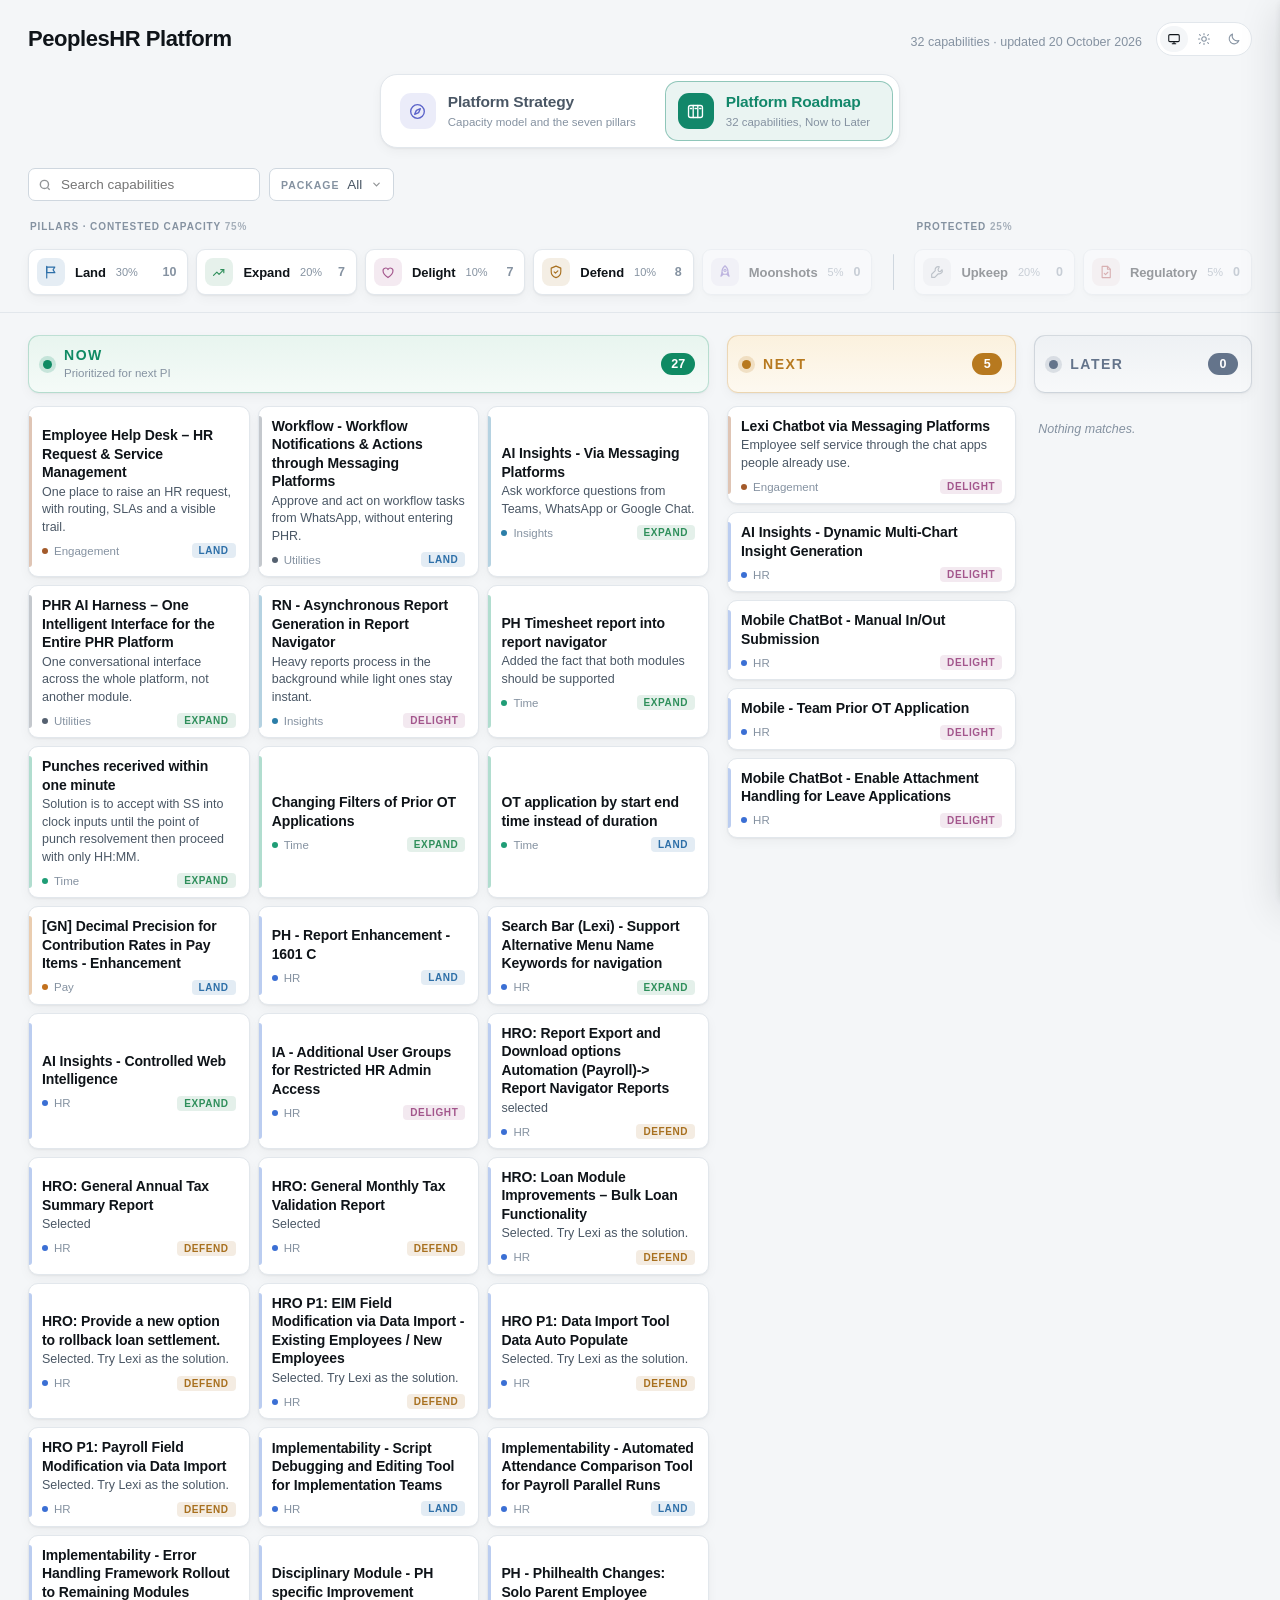
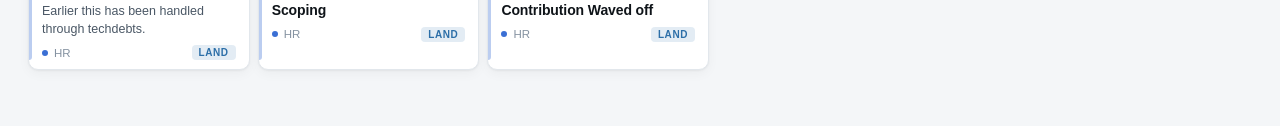
<file: index.html>
<!doctype html>
<html lang="en">
<head>
<meta charset="utf-8">
<meta name="viewport" content="width=device-width,initial-scale=1">
<title>PeoplesHR Platform</title>
<meta name="description" content="PeoplesHR platform strategy and product roadmap.">
<meta name="robots" content="index,follow">
<meta property="og:title" content="PeoplesHR Platform">
<meta property="og:description" content="PeoplesHR platform strategy and product roadmap.">
<meta property="og:type" content="website">
<link rel="icon" href="data:image/svg+xml,%3Csvg xmlns='http://www.w3.org/2000/svg' viewBox='0 0 32 32'%3E%3Crect width='32' height='32' rx='7' fill='%230f8a63'/%3E%3Cpath d='M9 22V10h5.2a3.9 3.9 0 0 1 0 7.8H12V22z' fill='%23fff'/%3E%3C/svg%3E">
<link rel="stylesheet" href="styles.css">
<script>/* applied before first paint so the page never flashes the wrong theme */
try{var t=localStorage.getItem("phr-theme");
if(t==="light"||t==="dark")document.documentElement.setAttribute("data-theme",t);}catch(e){}</script>
</head>
<body>

<div class="wrap">
  <header class="top">
    <div class="titlerow">
      <h1 id="ttl"></h1>
      <span class="stamp" id="stamp"></span>
      <div class="themesw" role="group" aria-label="Colour theme">
        <button type="button" data-theme-set="system" aria-pressed="false" title="Match my device"><svg viewBox="0 0 24 24" width="14" height="14" aria-hidden="true" fill="none" stroke="currentColor" stroke-width="1.8" stroke-linecap="round" stroke-linejoin="round"><rect x="3" y="4.5" width="18" height="12" rx="2"/><path d="M9 20.2h6M12 16.5v3.7"/></svg></button>
        <button type="button" data-theme-set="light" aria-pressed="false" title="Light"><svg viewBox="0 0 24 24" width="14" height="14" aria-hidden="true" fill="none" stroke="currentColor" stroke-width="1.8" stroke-linecap="round" stroke-linejoin="round"><circle cx="12" cy="12" r="3.9"/><path d="M12 2.6v2.1M12 19.3v2.1M4.3 4.3l1.5 1.5M18.2 18.2l1.5 1.5M2.6 12h2.1M19.3 12h2.1M4.3 19.7l1.5-1.5M18.2 5.8l1.5-1.5"/></svg></button>
        <button type="button" data-theme-set="dark" aria-pressed="false" title="Dark"><svg viewBox="0 0 24 24" width="14" height="14" aria-hidden="true" fill="none" stroke="currentColor" stroke-width="1.8" stroke-linecap="round" stroke-linejoin="round"><path d="M20.4 14.6A8.6 8.6 0 0 1 9.4 3.6a8.6 8.6 0 1 0 11 11z"/></svg></button>
      </div>
    </div>
    <div class="tabsrow"><div class="tabs" role="tablist" id="tabs"></div></div>
    <div class="controls" id="rmControls">
      <div class="search">
        <svg width="14" height="14" viewBox="0 0 24 24" fill="none" stroke="currentColor" stroke-width="2.4"><circle cx="11" cy="11" r="7"/><path d="M20 20l-3.5-3.5"/></svg>
        <input id="q" type="search" placeholder="Search capabilities" autocomplete="off">
      </div>
      <div class="filt" id="fPkg"></div>
      <span class="count" id="count"></span>
      <button class="reset" id="reset" hidden>Clear all</button>
    </div>
    <div class="pillars" id="pillars"></div>
  </header>

  <main class="view doc" id="viewStrategy" role="tabpanel" aria-labelledby="tab-strategy" hidden></main>

  <main class="view" id="viewRoadmap" role="tabpanel" aria-labelledby="tab-roadmap">
    <div class="board" id="board"></div>
  </main>
</div>

<div class="scrim" id="scrim"></div>
<aside class="drawer" id="drawer" role="dialog" aria-modal="true" aria-labelledby="dttl">
  <div class="dhead">
    <div class="dtags">
      <span class="tag sec" id="dsec"></span>
      <span class="tag pkg" id="dpkg"></span>
      <span class="tag pil" id="dpil"></span>
      <button class="close" id="dedit" aria-label="Edit this capability" hidden>
        <svg width="16" height="16" viewBox="0 0 24 24" fill="none" stroke="currentColor" stroke-width="2" stroke-linecap="round" stroke-linejoin="round"><path d="M16.5 3.2a2.6 2.6 0 1 1 3.7 3.7L7.6 19.5 2.6 21l1.5-5z"/></svg>
      </button>
      <button class="close" id="close" aria-label="Close">
        <svg width="18" height="18" viewBox="0 0 24 24" fill="none" stroke="currentColor" stroke-width="2"><path d="M6 6l12 12M18 6L6 18"/></svg>
      </button>
    </div>
    <h2 id="dttl"></h2>
    <div class="dcap" id="dcap" hidden></div>
  </div>
  <div class="dbody" id="dbody"></div>
</aside>
<script src="app.js"></script>
</body>
</html>
</file>
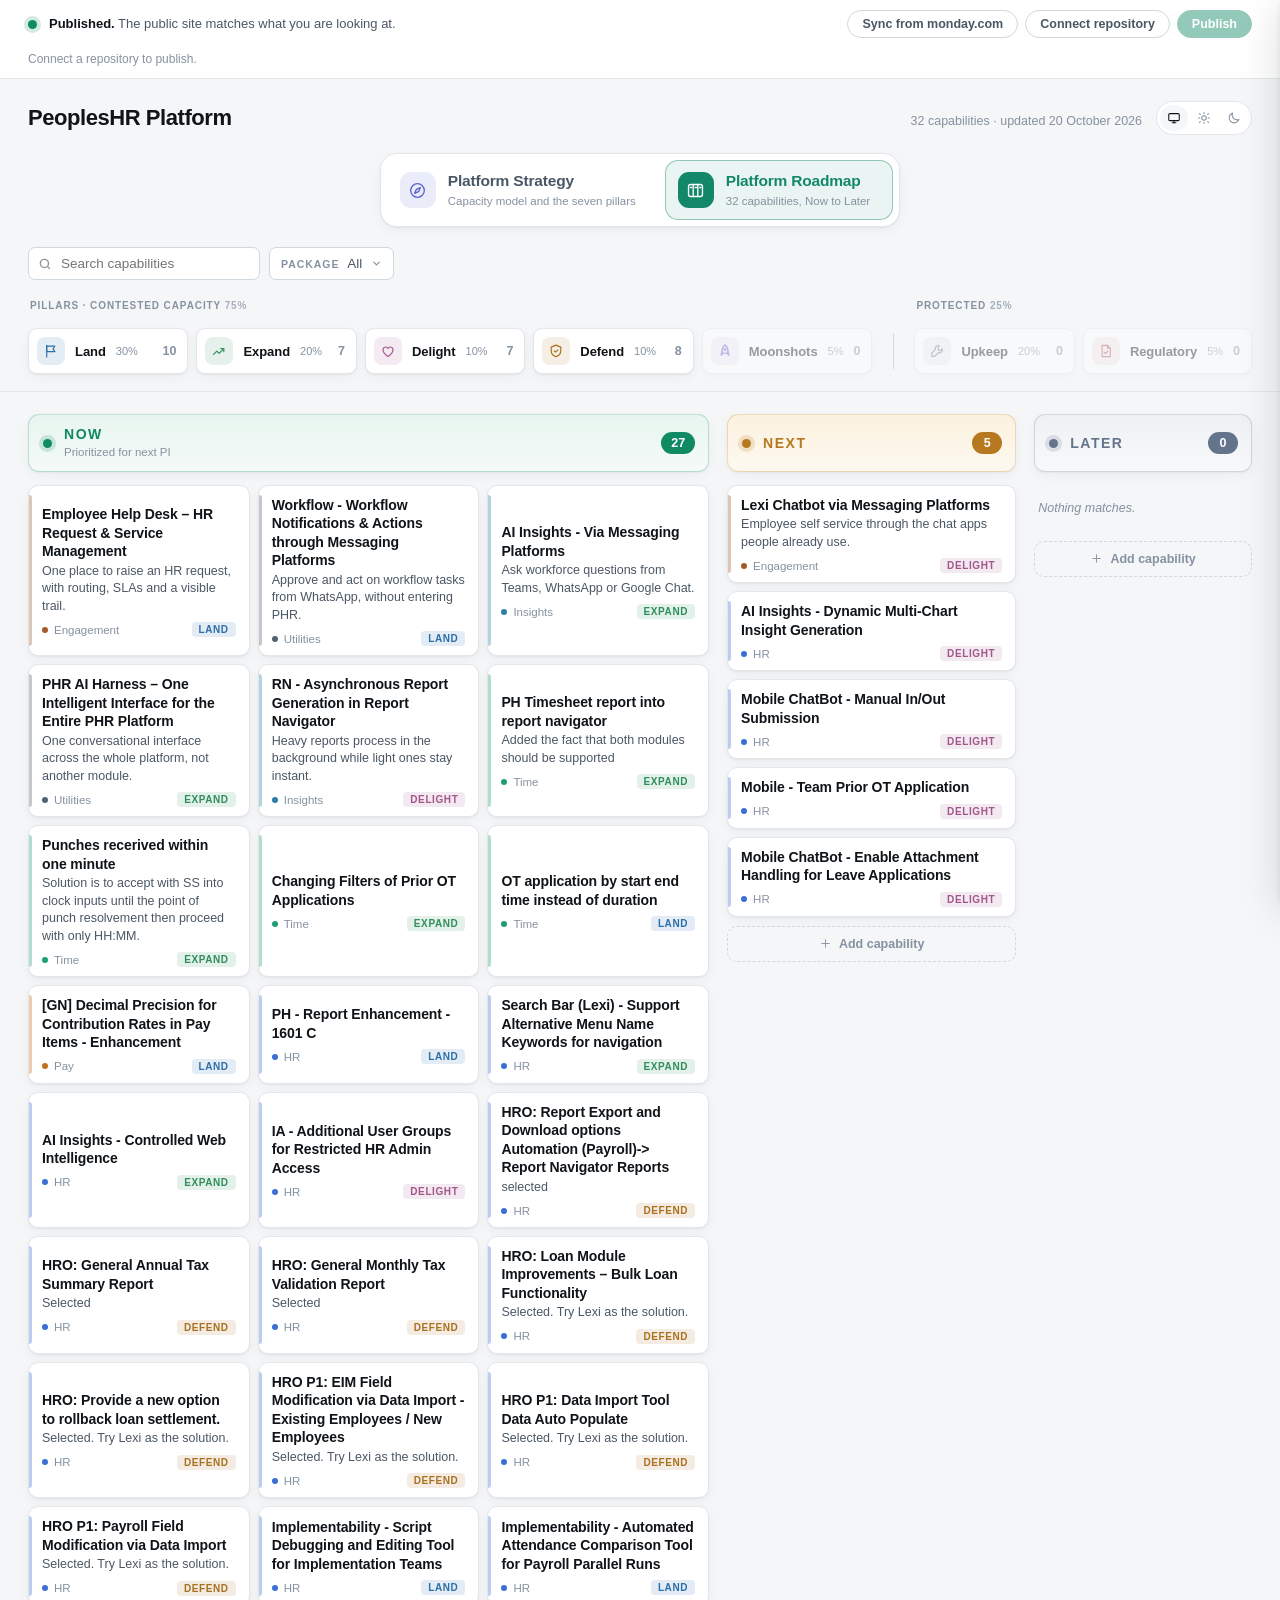
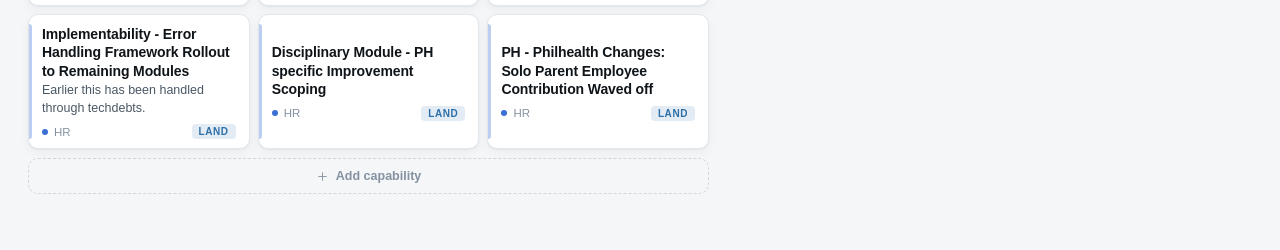
<file: editor.html>
<!doctype html>
<html lang="en">
<head>
<meta charset="utf-8">
<meta name="viewport" content="width=device-width,initial-scale=1">
<title>PeoplesHR Platform · Editor</title>
<meta name="description" content="PeoplesHR platform strategy and product roadmap.">
<meta name="robots" content="noindex,nofollow">
<meta property="og:title" content="PeoplesHR Platform · Editor">
<meta property="og:description" content="PeoplesHR platform strategy and product roadmap.">
<meta property="og:type" content="website">
<link rel="icon" href="data:image/svg+xml,%3Csvg xmlns='http://www.w3.org/2000/svg' viewBox='0 0 32 32'%3E%3Crect width='32' height='32' rx='7' fill='%230f8a63'/%3E%3Cpath d='M9 22V10h5.2a3.9 3.9 0 0 1 0 7.8H12V22z' fill='%23fff'/%3E%3C/svg%3E">
<link rel="stylesheet" href="styles.css">
<script>/* applied before first paint so the page never flashes the wrong theme */
try{var t=localStorage.getItem("phr-theme");
if(t==="light"||t==="dark")document.documentElement.setAttribute("data-theme",t);}catch(e){}</script>
</head>
<body>
<div id="pubbar" class="pubbar" hidden></div>

<div class="wrap">
  <header class="top">
    <div class="titlerow">
      <h1 id="ttl"></h1>
      <span class="stamp" id="stamp"></span>
      <div class="themesw" role="group" aria-label="Colour theme">
        <button type="button" data-theme-set="system" aria-pressed="false" title="Match my device"><svg viewBox="0 0 24 24" width="14" height="14" aria-hidden="true" fill="none" stroke="currentColor" stroke-width="1.8" stroke-linecap="round" stroke-linejoin="round"><rect x="3" y="4.5" width="18" height="12" rx="2"/><path d="M9 20.2h6M12 16.5v3.7"/></svg></button>
        <button type="button" data-theme-set="light" aria-pressed="false" title="Light"><svg viewBox="0 0 24 24" width="14" height="14" aria-hidden="true" fill="none" stroke="currentColor" stroke-width="1.8" stroke-linecap="round" stroke-linejoin="round"><circle cx="12" cy="12" r="3.9"/><path d="M12 2.6v2.1M12 19.3v2.1M4.3 4.3l1.5 1.5M18.2 18.2l1.5 1.5M2.6 12h2.1M19.3 12h2.1M4.3 19.7l1.5-1.5M18.2 5.8l1.5-1.5"/></svg></button>
        <button type="button" data-theme-set="dark" aria-pressed="false" title="Dark"><svg viewBox="0 0 24 24" width="14" height="14" aria-hidden="true" fill="none" stroke="currentColor" stroke-width="1.8" stroke-linecap="round" stroke-linejoin="round"><path d="M20.4 14.6A8.6 8.6 0 0 1 9.4 3.6a8.6 8.6 0 1 0 11 11z"/></svg></button>
      </div>
    </div>
    <div class="tabsrow"><div class="tabs" role="tablist" id="tabs"></div></div>
    <div class="controls" id="rmControls">
      <div class="search">
        <svg width="14" height="14" viewBox="0 0 24 24" fill="none" stroke="currentColor" stroke-width="2.4"><circle cx="11" cy="11" r="7"/><path d="M20 20l-3.5-3.5"/></svg>
        <input id="q" type="search" placeholder="Search capabilities" autocomplete="off">
      </div>
      <div class="filt" id="fPkg"></div>
      <span class="count" id="count"></span>
      <button class="reset" id="reset" hidden>Clear all</button>
    </div>
    <div class="pillars" id="pillars"></div>
  </header>

  <main class="view doc" id="viewStrategy" role="tabpanel" aria-labelledby="tab-strategy" hidden></main>

  <main class="view" id="viewRoadmap" role="tabpanel" aria-labelledby="tab-roadmap">
    <div class="board" id="board"></div>
  </main>
</div>

<div class="scrim" id="scrim"></div>
<aside class="drawer" id="drawer" role="dialog" aria-modal="true" aria-labelledby="dttl">
  <div class="dhead">
    <div class="dtags">
      <span class="tag sec" id="dsec"></span>
      <span class="tag pkg" id="dpkg"></span>
      <span class="tag pil" id="dpil"></span>
      <button class="close" id="dedit" aria-label="Edit this capability" hidden>
        <svg width="16" height="16" viewBox="0 0 24 24" fill="none" stroke="currentColor" stroke-width="2" stroke-linecap="round" stroke-linejoin="round"><path d="M16.5 3.2a2.6 2.6 0 1 1 3.7 3.7L7.6 19.5 2.6 21l1.5-5z"/></svg>
      </button>
      <button class="close" id="close" aria-label="Close">
        <svg width="18" height="18" viewBox="0 0 24 24" fill="none" stroke="currentColor" stroke-width="2"><path d="M6 6l12 12M18 6L6 18"/></svg>
      </button>
    </div>
    <h2 id="dttl"></h2>
    <div class="dcap" id="dcap" hidden></div>
  </div>
  <div class="dbody" id="dbody"></div>
</aside>
<script>window.PHR_EDIT = true;</script>
<script src="app.js"></script>
<script src="edit.js"></script>
</body>
</html>
</file>
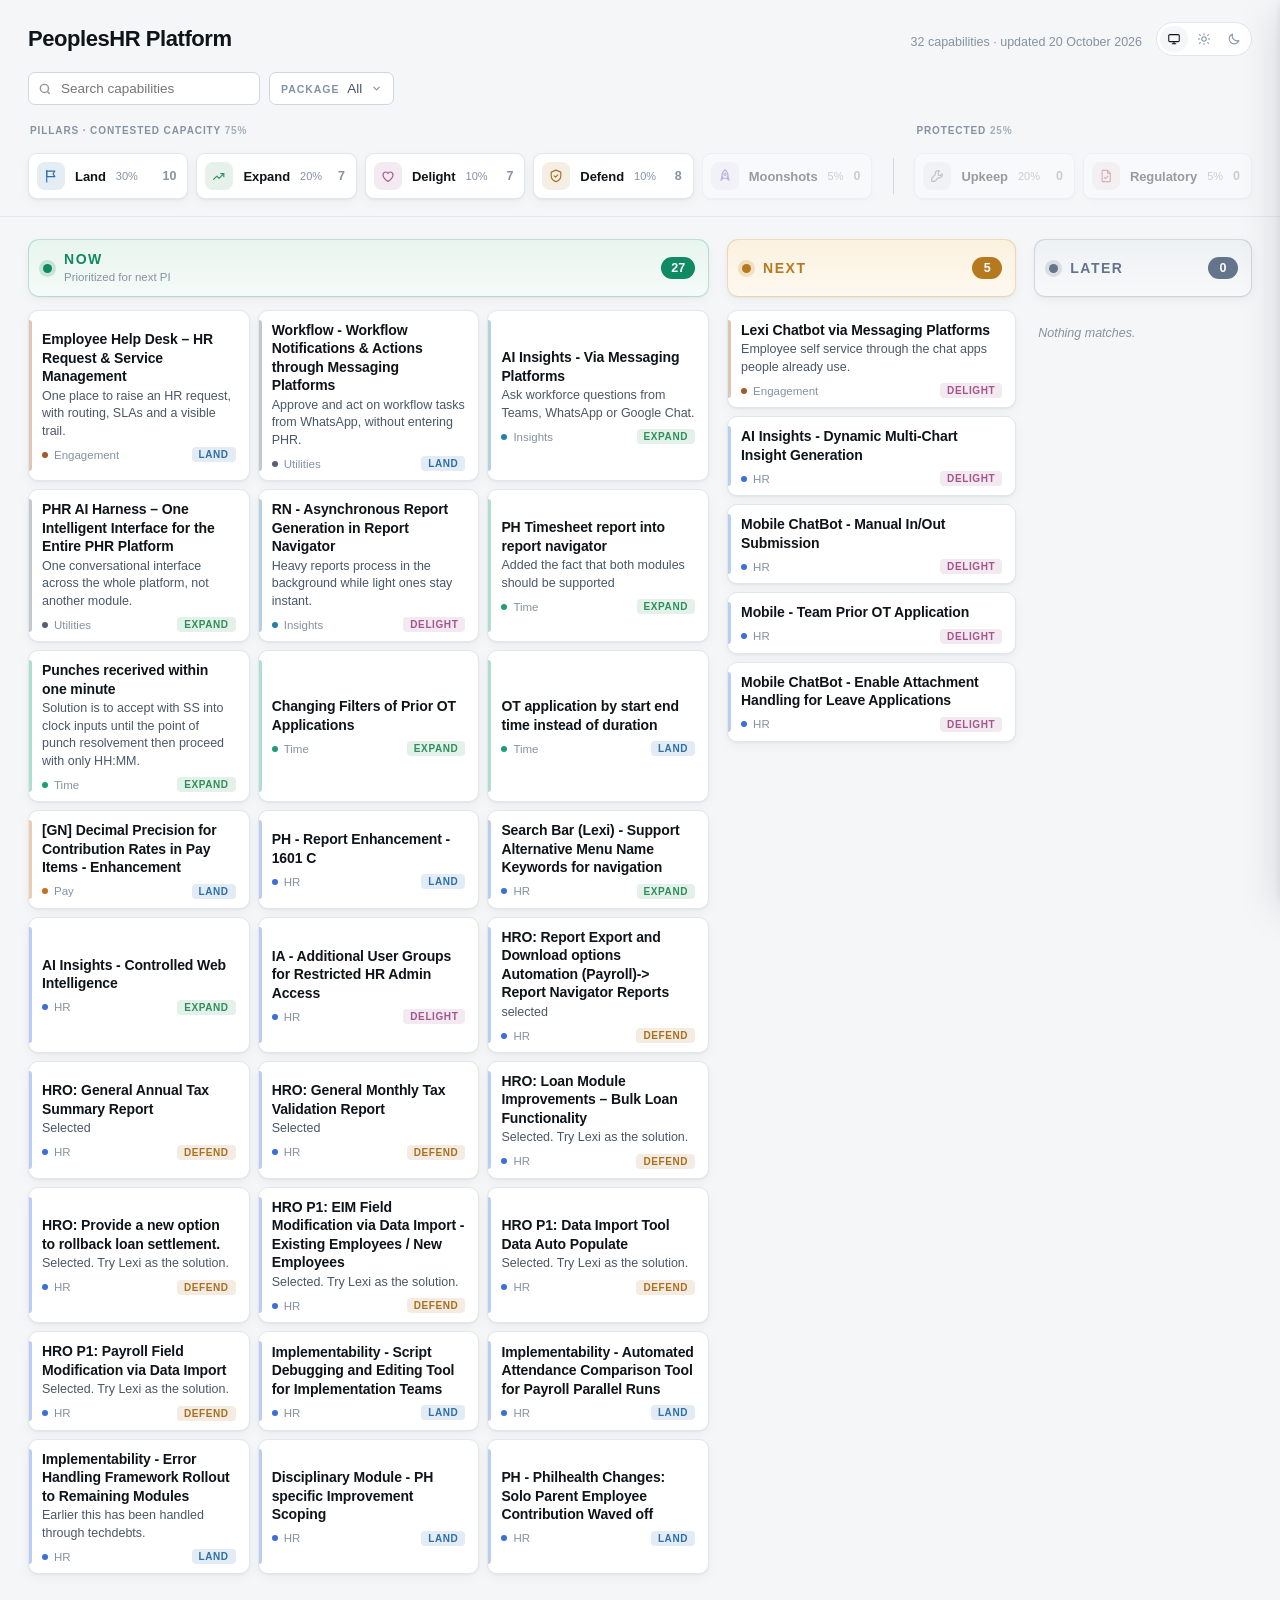
<file: roadmap.html>
<!doctype html>
<html lang="en">
<head>
<meta charset="utf-8">
<meta name="viewport" content="width=device-width,initial-scale=1">
<title>PeoplesHR Platform Roadmap</title>
<meta name="description" content="The PeoplesHR product roadmap, Now to Later.">
<meta name="robots" content="index,follow">
<meta property="og:title" content="PeoplesHR Platform Roadmap">
<meta property="og:description" content="The PeoplesHR product roadmap, Now to Later.">
<meta property="og:type" content="website">
<link rel="icon" href="data:image/svg+xml,%3Csvg xmlns='http://www.w3.org/2000/svg' viewBox='0 0 32 32'%3E%3Crect width='32' height='32' rx='7' fill='%230f8a63'/%3E%3Cpath d='M9 22V10h5.2a3.9 3.9 0 0 1 0 7.8H12V22z' fill='%23fff'/%3E%3C/svg%3E">
<link rel="stylesheet" href="styles.css">
<style>/* roadmap only: no tab strip, whatever app.js thinks */
.tabsrow{display:none!important}</style>
<script>/* applied before first paint so the page never flashes the wrong theme */
try{var t=localStorage.getItem("phr-theme");
if(t==="light"||t==="dark")document.documentElement.setAttribute("data-theme",t);}catch(e){}</script>
</head>
<body>

<div class="wrap">
  <header class="top">
    <div class="titlerow">
      <h1 id="ttl"></h1>
      <span class="stamp" id="stamp"></span>
      <div class="themesw" role="group" aria-label="Colour theme">
        <button type="button" data-theme-set="system" aria-pressed="false" title="Match my device"><svg viewBox="0 0 24 24" width="14" height="14" aria-hidden="true" fill="none" stroke="currentColor" stroke-width="1.8" stroke-linecap="round" stroke-linejoin="round"><rect x="3" y="4.5" width="18" height="12" rx="2"/><path d="M9 20.2h6M12 16.5v3.7"/></svg></button>
        <button type="button" data-theme-set="light" aria-pressed="false" title="Light"><svg viewBox="0 0 24 24" width="14" height="14" aria-hidden="true" fill="none" stroke="currentColor" stroke-width="1.8" stroke-linecap="round" stroke-linejoin="round"><circle cx="12" cy="12" r="3.9"/><path d="M12 2.6v2.1M12 19.3v2.1M4.3 4.3l1.5 1.5M18.2 18.2l1.5 1.5M2.6 12h2.1M19.3 12h2.1M4.3 19.7l1.5-1.5M18.2 5.8l1.5-1.5"/></svg></button>
        <button type="button" data-theme-set="dark" aria-pressed="false" title="Dark"><svg viewBox="0 0 24 24" width="14" height="14" aria-hidden="true" fill="none" stroke="currentColor" stroke-width="1.8" stroke-linecap="round" stroke-linejoin="round"><path d="M20.4 14.6A8.6 8.6 0 0 1 9.4 3.6a8.6 8.6 0 1 0 11 11z"/></svg></button>
      </div>
    </div>
    <div class="tabsrow"><div class="tabs" role="tablist" id="tabs"></div></div>
    <div class="controls" id="rmControls">
      <div class="search">
        <svg width="14" height="14" viewBox="0 0 24 24" fill="none" stroke="currentColor" stroke-width="2.4"><circle cx="11" cy="11" r="7"/><path d="M20 20l-3.5-3.5"/></svg>
        <input id="q" type="search" placeholder="Search capabilities" autocomplete="off">
      </div>
      <div class="filt" id="fPkg"></div>
      <span class="count" id="count"></span>
      <button class="reset" id="reset" hidden>Clear all</button>
    </div>
    <div class="pillars" id="pillars"></div>
  </header>

  <main class="view doc" id="viewStrategy" role="tabpanel" aria-labelledby="tab-strategy" hidden></main>

  <main class="view" id="viewRoadmap" role="tabpanel" aria-labelledby="tab-roadmap">
    <div class="board" id="board"></div>
  </main>
</div>

<div class="scrim" id="scrim"></div>
<aside class="drawer" id="drawer" role="dialog" aria-modal="true" aria-labelledby="dttl">
  <div class="dhead">
    <div class="dtags">
      <span class="tag sec" id="dsec"></span>
      <span class="tag pkg" id="dpkg"></span>
      <span class="tag pil" id="dpil"></span>
      <button class="close" id="dedit" aria-label="Edit this capability" hidden>
        <svg width="16" height="16" viewBox="0 0 24 24" fill="none" stroke="currentColor" stroke-width="2" stroke-linecap="round" stroke-linejoin="round"><path d="M16.5 3.2a2.6 2.6 0 1 1 3.7 3.7L7.6 19.5 2.6 21l1.5-5z"/></svg>
      </button>
      <button class="close" id="close" aria-label="Close">
        <svg width="18" height="18" viewBox="0 0 24 24" fill="none" stroke="currentColor" stroke-width="2"><path d="M6 6l12 12M18 6L6 18"/></svg>
      </button>
    </div>
    <h2 id="dttl"></h2>
    <div class="dcap" id="dcap" hidden></div>
  </div>
  <div class="dbody" id="dbody"></div>
</aside>
<script>/* Roadmap only. The tab strip is gone, the strategy view is never
   opened, and on the roadmap hostname content.json arrives with the strategy
   already removed, so it is not in the page to be found.

   The flag is for app.js. The hash handling below makes this page stand on its
   own even against an older app.js that has never heard of the flag: a
   #strategy in the address is wiped before app.js can read it, on load and on
   every later change. */
window.PHR_ROADMAP_ONLY = true;
(function(){
  function strip(){
    if(!location.hash) return;
    try { history.replaceState(null, "", location.pathname + location.search); }
    catch(e){}
  }
  strip();
  window.addEventListener("hashchange", strip);
})();</script>
<script src="app.js"></script>
</body>
</html>
</file>
<file: styles.css>
:root{
  --bg:#f4f6f8; --panel:#ffffff; --ink:#0f1419; --ink2:#4a5765; --ink3:#8592a1;
  --line:#e2e7ec; --line2:#cfd7df; --shadow:0 1px 2px rgba(15,20,25,.05),0 4px 12px rgba(15,20,25,.04);
  --shadow-lg:0 10px 40px rgba(15,20,25,.14),0 2px 8px rgba(15,20,25,.08);
  --now:#0f8a63; --next:#b7791f; --later:#64748b;
  --nowbg:#e8f5ef; --nextbg:#fbf1de; --laterbg:#eef1f4;
  --radius:10px;
  --cue:#4f57bf;
}
@media (prefers-color-scheme:dark){
  :root:not([data-theme="light"]){
    --bg:#0d1117; --panel:#161b22; --ink:#e6edf3; --ink2:#a8b3bf; --ink3:#6e7c8c;
    --line:#232b35; --line2:#323c48;
    --shadow:0 1px 2px rgba(0,0,0,.4); --shadow-lg:0 16px 50px rgba(0,0,0,.6);
    --now:#3fbb90; --next:#d9a441; --later:#8b98a8;
    --nowbg:#12251f; --nextbg:#2a2114; --laterbg:#1a2029;
    --cue:#949bea;
  }
}

  :root[data-theme="dark"]{
    --bg:#0d1117; --panel:#161b22; --ink:#e6edf3; --ink2:#a8b3bf; --ink3:#6e7c8c;
    --line:#232b35; --line2:#323c48;
    --shadow:0 1px 2px rgba(0,0,0,.4); --shadow-lg:0 16px 50px rgba(0,0,0,.6);
    --now:#3fbb90; --next:#d9a441; --later:#8b98a8;
    --nowbg:#12251f; --nextbg:#2a2114; --laterbg:#1a2029;
    --cue:#949bea;
  }

*{box-sizing:border-box}
[hidden]{display:none!important}
html,body{margin:0;padding:0}
body{
  background:var(--bg); color:var(--ink);
  font:15px/1.5 -apple-system,BlinkMacSystemFont,"Segoe UI",Roboto,"Helvetica Neue",Arial,sans-serif;
  -webkit-font-smoothing:antialiased;
}
.wrap{max-width:1440px;margin:0 auto;padding:0 28px 56px}

/* ── header ─────────────────────────────────────────────── */
header.top{position:sticky;top:0;z-index:30;background:var(--bg);
  border-bottom:1px solid var(--line);margin:0 -28px 22px;padding:22px 28px 0}
.titlerow{display:flex;align-items:baseline;gap:14px;flex-wrap:wrap;margin-bottom:16px}
h1{font-size:22px;font-weight:650;letter-spacing:-.02em;margin:0}
.stamp{font-size:12.5px;color:var(--ink3);margin-left:auto}

.controls{display:flex;gap:9px;align-items:center;flex-wrap:wrap;padding-bottom:18px}
.search{position:relative;flex:0 0 232px}
.search input{width:100%;padding:8px 12px 8px 32px;font-size:13.5px;font-family:inherit;
  color:var(--ink);background:var(--panel);border:1px solid var(--line2);border-radius:7px;outline:none}
.search input:focus{border-color:var(--ink3);box-shadow:0 0 0 3px rgba(133,146,161,.15)}
.search svg{position:absolute;left:10px;top:50%;transform:translateY(-50%);opacity:.45}

/* one control per taxonomy, closed by default */
.filt{position:relative}
.fbtn{display:inline-flex;align-items:center;gap:8px;font-family:inherit;font-size:13.5px;
  padding:8px 11px;border-radius:7px;border:1px solid var(--line2);background:var(--panel);
  color:var(--ink);cursor:pointer;transition:border-color .12s,box-shadow .12s}
.fbtn:hover{border-color:var(--ink3)}
.fbtn[aria-expanded="true"]{border-color:var(--ink3);box-shadow:0 0 0 3px rgba(133,146,161,.15)}
.fbtn .k{font-size:10.5px;font-weight:650;letter-spacing:.09em;text-transform:uppercase;color:var(--ink3)}
.fbtn .v{color:var(--ink2)}
.fbtn.act .v{color:var(--ink);font-weight:550}
.fbtn .chev{opacity:.45;margin-left:1px}
.fbtn .n{font-size:11px;font-weight:650;color:var(--panel);background:var(--ink2);
  border-radius:20px;padding:1px 6px;min-width:18px;text-align:center}

.pop{position:absolute;top:calc(100% + 6px);left:0;z-index:60;min-width:262px;
  max-height:min(62vh,400px);overflow:auto;background:var(--panel);
  border:1px solid var(--line2);border-radius:10px;box-shadow:var(--shadow-lg);padding:5px;display:none}
.pop.open{display:block}
.grp{font-size:10px;font-weight:650;letter-spacing:.09em;text-transform:uppercase;
  color:var(--ink3);padding:11px 10px 6px}
.grp em{font-style:normal;font-weight:500;letter-spacing:.02em;text-transform:none;opacity:.8}
.opt{display:flex;align-items:center;gap:10px;width:100%;padding:7px 10px;border-radius:6px;
  border:none;background:none;font-family:inherit;font-size:13.5px;color:var(--ink);
  cursor:pointer;text-align:left}
.opt:hover{background:var(--bg)}
.opt:focus-visible{outline:2px solid var(--ink3);outline-offset:-2px}
.box{width:15px;height:15px;border-radius:4px;border:1.5px solid var(--line2);
  flex:0 0 auto;display:grid;place-items:center;transition:background .1s,border-color .1s}
.opt.on .box{background:var(--c);border-color:var(--c)}
.box svg{opacity:0}
.opt.on .box svg{opacity:1}
.opt .swatch{width:8px;height:8px;border-radius:50%;background:var(--c);flex:0 0 auto}
.opt .nm{flex:1;white-space:nowrap}
.opt .meta{font-size:11.5px;color:var(--ink3);font-variant-numeric:tabular-nums}
.opt.zero{opacity:.4}
.popfoot{border-top:1px solid var(--line);margin:5px -5px 0;padding:8px 14px 4px}
.link{font-size:12px;color:var(--ink3);background:none;border:none;cursor:pointer;
  font-family:inherit;padding:0;text-decoration:underline;text-underline-offset:2px}
.link:hover{color:var(--ink)}
.count{font-size:12.5px;color:var(--ink3);font-variant-numeric:tabular-nums}
.reset{margin-left:auto;font-size:12px;color:var(--ink3);background:none;border:none;cursor:pointer;
  font-family:inherit;padding:5px 4px;text-decoration:underline;text-underline-offset:2px}
.reset:hover{color:var(--ink)}

/* ── top level view switch ──────────────────────────────── */
.tabsrow{display:flex;justify-content:center;padding:2px 0 20px}
.tabs{display:inline-flex;gap:6px;padding:6px;border-radius:17px;background:var(--panel);
  border:1px solid var(--line);box-shadow:var(--shadow);max-width:100%}
.tab{display:flex;align-items:center;gap:12px;padding:11px 22px 11px 12px;border-radius:13px;
  border:1px solid transparent;background:none;cursor:pointer;font-family:inherit;text-align:left;
  transition:background .14s,border-color .14s}
.tab:hover{background:var(--bg)}
.tab:focus-visible{outline:2px solid var(--tc);outline-offset:2px}
.tab .tic{width:36px;height:36px;border-radius:11px;flex:0 0 auto;display:grid;place-items:center;
  color:var(--tc);background:color-mix(in srgb,var(--tc) 12%,transparent);
  transition:background .14s,color .14s}
.tab .tl{display:block;font-size:15.5px;font-weight:600;letter-spacing:-.012em;line-height:1.2;
  color:var(--ink2);transition:color .14s}
.tab .ts{display:block;margin-top:3px;font-size:11.5px;line-height:1.25;color:var(--ink3);
  white-space:nowrap}
.tab[aria-selected="true"]{background:color-mix(in srgb,var(--tc) 9%,var(--panel));
  border-color:color-mix(in srgb,var(--tc) 42%,transparent)}
.tab[aria-selected="true"] .tic{background:var(--tc);color:#fff}
.tab[aria-selected="true"] .tl{color:var(--tc)}
.tab .tw{white-space:pre}
.view[hidden]{display:none}

/* ── strategy view ──────────────────────────────────────── */
.doc{max-width:1020px;margin-inline:auto}   /* centred in the wrapper on wide screens */
.eyebrow{font-size:10.5px;font-weight:650;letter-spacing:.11em;text-transform:uppercase;color:var(--ink3)}
.shero{padding-bottom:28px;border-bottom:1px solid var(--line);margin-bottom:34px}
.shero h2{margin:11px 0 12px;font-size:30px;font-weight:650;letter-spacing:-.022em;line-height:1.15}
.shero .dek{margin:0;max-width:60ch;font-size:15px;line-height:1.6;color:var(--ink2)}
.ns{margin-top:26px;background:var(--panel);border:1px solid var(--line2);border-radius:12px;
  box-shadow:var(--shadow);padding:20px 24px 22px;display:grid;
  grid-template-columns:minmax(220px,300px) 1fr;gap:0 36px;align-items:start}
.ns .lbl{grid-column:1/-1;margin-bottom:14px;color:var(--now)}
.ns .fig{font-size:31px;font-weight:700;letter-spacing:-.025em;line-height:1;
  font-variant-numeric:tabular-nums}
.ns .said{margin:9px 0 0;font-size:13.5px;line-height:1.5;color:var(--ink2)}
.ns .how{border-left:1px solid var(--line);padding-left:36px;display:flex;flex-direction:column;gap:11px}
.ns .how .lbl2{font-size:10.5px;font-weight:650;letter-spacing:.11em;text-transform:uppercase;color:var(--ink3)}
.ns .row{display:flex;align-items:flex-start;gap:9px;font-size:13.5px;line-height:1.45;color:var(--ink2)}
.ns .row .fl{display:inline-flex;gap:3px;flex:0 0 auto;padding-top:3px;line-height:0}

.sec{margin-bottom:48px}
.sechead{margin-bottom:18px}
.sechead h3{margin:7px 0 0;font-size:20px;font-weight:650;letter-spacing:-.015em}
.sechead p{margin:7px 0 0;max-width:62ch;font-size:13.5px;line-height:1.55;color:var(--ink2)}
.cards2{display:grid;grid-template-columns:1fr 1fr;gap:14px}
.ccard{background:var(--panel);border:1px solid var(--line);border-radius:11px;padding:17px 19px;
  box-shadow:var(--shadow)}
.ccard .mk{display:flex;align-items:center;gap:9px;margin:9px 0 7px;font-size:16px;font-weight:600;
  letter-spacing:-.01em}
.ccard .mk .fl{display:inline-flex;gap:5px;line-height:0;flex:0 0 auto}
.ccard p{margin:0;font-size:13.5px;line-height:1.55;color:var(--ink2)}

/* capacity band */
.brackets{display:flex;gap:10px;margin-bottom:7px}
.bkt{min-width:0;padding:0 3px 6px;border-bottom:2px solid var(--line2);display:flex;
  align-items:baseline;justify-content:space-between;gap:10px}
.bkt .bn{font-size:10px;font-weight:650;letter-spacing:.1em;text-transform:uppercase;color:var(--ink3);
  white-space:nowrap;overflow:hidden;text-overflow:ellipsis}
.bkt .bs{font-size:12.5px;font-weight:650;font-variant-numeric:tabular-nums}
.band{display:flex;gap:3px;height:70px}
.slice{min-width:0;background:var(--c);border-radius:4px;padding:9px 10px;display:flex;
  flex-direction:column;justify-content:space-between;color:#fff;overflow:hidden;
  border:none;font-family:inherit;text-align:left;transition:filter .14s,transform .14s}
button.slice{cursor:pointer}
button.slice:hover{filter:brightness(1.1);transform:translateY(-2px)}
button.slice:focus-visible{outline:2px solid var(--ink);outline-offset:2px}
.slice .sn{font-size:12.5px;font-weight:600;line-height:1.2;white-space:nowrap;overflow:hidden;
  text-overflow:ellipsis}
.slice .sv{font-size:15px;font-weight:700;line-height:1;font-variant-numeric:tabular-nums}
.slice.narrow{align-items:center;justify-content:flex-end;padding:9px 3px}
.slice.narrow .sv{font-size:12px}
.callouts{position:relative;height:54px}
.co{position:absolute;top:0;transform:translateX(-50%);display:flex;flex-direction:column;
  align-items:center;gap:3px}
.co.right{transform:translateX(-100%);align-items:flex-end;text-align:right}
.co .tick{width:2px;height:10px;border-radius:1px;display:block}
.co .con{font-size:11.5px;font-weight:600;color:var(--ink2);line-height:1.3;max-width:170px}

.subhead{margin-top:30px;padding-top:20px;border-top:1px solid var(--line);margin-bottom:14px}
.subhead h4{margin:0;font-size:16px;font-weight:650;letter-spacing:-.01em}
.subhead p{margin:6px 0 0;max-width:62ch;font-size:13.5px;line-height:1.55;color:var(--ink2)}
.acard{background:var(--panel);border:1px solid var(--line);border-left:4px solid var(--c);
  border-radius:9px;padding:16px 18px;box-shadow:var(--shadow)}
.acard .nr{display:flex;align-items:center;gap:10px;margin-bottom:8px}
.acard h4{margin:0;font-size:15.5px;font-weight:650;letter-spacing:-.01em}
.acard .wt{margin-left:auto;font-size:13.5px;font-weight:650;color:var(--c);
  font-variant-numeric:tabular-nums}
.acard p{margin:0;font-size:13.5px;line-height:1.55;color:var(--ink2)}

/* pillar overview grid: one card per contested pillar */
.povgrid{display:grid;grid-template-columns:repeat(5,1fr);gap:12px;margin-bottom:8px}
.pov{position:relative;background:var(--panel);border:1px solid var(--line);
  border-top:3px solid var(--c);border-radius:10px;padding:14px 13px 12px;
  box-shadow:var(--shadow);transition:border-color .14s,transform .14s,background .14s}
.pov:hover{border-color:var(--c);transform:translateY(-2px)}
.pov.on{background:color-mix(in srgb,var(--c) 7%,var(--panel));border-color:var(--c)}
.povhit{display:block;width:100%;padding:0;border:none;background:none;cursor:pointer;
  font-family:inherit;text-align:left;color:inherit}
.povhit:focus-visible{outline:2px solid var(--c);outline-offset:3px}
.pov .plus{position:absolute;top:11px;right:11px;color:var(--ink3);line-height:0;
  transition:transform .16s,color .16s}
.pov.on .plus{transform:rotate(45deg);color:var(--c)}
.pov .pic{margin-bottom:11px}
.pov .top{display:flex;align-items:baseline;justify-content:space-between;gap:6px;padding-right:18px}
.pov .nm{font-size:14.5px;font-weight:650;letter-spacing:-.012em;color:var(--c)}
.pov .wt{font-size:11.5px;color:var(--ink3);font-variant-numeric:tabular-nums;flex:0 0 auto}
.povq{display:flex;align-items:flex-start;gap:6px;margin-top:7px}
.povq p{margin:0;flex:1;font-size:12.5px;font-style:italic;line-height:1.4;color:var(--ink2)}

/* pillar sections */
.pblk{border-top:1px solid var(--line);padding-top:26px;margin-bottom:30px}
.pblk.open{margin-top:26px;border-top:0;padding-top:0}
.chint{margin:0;font-size:13px;font-style:italic;color:var(--ink3)}
.blk.gen{background:color-mix(in srgb,var(--c) 5%,var(--panel));
  border:1px solid color-mix(in srgb,var(--c) 26%,var(--line));border-left:4px solid var(--c);
  border-radius:9px;padding:15px 17px 16px;margin-bottom:20px}
.blk.gen .blkm{color:var(--c);font-size:11px}
.blkempty.solo{margin:0;font-size:13px;font-style:italic;color:var(--ink3)}

/* market claim boxes double as the selector for market strategy */
.mbox.pick{padding:0;position:relative;transition:border-color .14s,background .14s}
.mbox.pick:hover{border-color:var(--c)}
.mbox.pick.active{border-color:var(--c);background:color-mix(in srgb,var(--c) 7%,var(--panel))}
.mpick{display:block;width:100%;padding:13px 15px;border:none;background:none;cursor:pointer;
  font-family:inherit;text-align:left;color:inherit}
.mpick:focus-visible{outline:2px solid var(--c);outline-offset:-3px}
.mpick .cn{display:flex;align-items:center;gap:7px;margin-bottom:9px;padding-right:24px}
.mbox.pick.active .cn span{color:var(--c)}
.mpick .mtx{display:block;font-size:13px;line-height:1.5;color:var(--ink2)}
.ed.corner{position:absolute;top:9px;right:9px;margin:0;z-index:2}
.phead{display:flex;align-items:center;gap:12px;margin-bottom:5px;flex-wrap:wrap}
.phead h3{margin:0;font-size:21px;font-weight:650;letter-spacing:-.018em;color:var(--c)}
.phead .wt{font-size:14px;font-weight:650;color:var(--ink3);font-variant-numeric:tabular-nums}
.phead .goto{margin-left:auto;display:inline-flex;align-items:center;gap:7px;font-family:inherit;
  font-size:12.5px;font-weight:600;color:var(--ink2);background:var(--panel);cursor:pointer;
  border:1px solid var(--line2);border-radius:20px;padding:5px 12px;transition:border-color .12s,color .12s}
.phead .goto:hover{border-color:var(--c);color:var(--c)}
.pq{margin:0 0 18px;font-size:14.5px;font-style:italic;color:var(--ink2)}
.mrow{display:grid;grid-template-columns:repeat(3,1fr);gap:13px;margin-bottom:18px}
.mbox{background:var(--panel);border:1px solid var(--line);border-radius:10px;padding:13px 15px;
  box-shadow:var(--shadow)}
.mbox .cn{display:flex;align-items:center;gap:7px;margin-bottom:9px}
.mbox .cn span{font-size:10.5px;font-weight:650;letter-spacing:.08em;text-transform:uppercase;
  color:var(--ink3)}
.mk2{display:inline-block;font-size:11.5px;font-weight:600;padding:3px 10px;border-radius:20px;
  margin-bottom:9px}
.mk2[data-t="primary"]{background:var(--c);color:#fff}
.mk2[data-t="mid"]{background:color-mix(in srgb,var(--c) 14%,transparent);color:var(--c);
  border:1px solid color-mix(in srgb,var(--c) 38%,transparent)}
.mk2[data-t="none"]{background:transparent;border:1px dashed var(--line2);color:var(--ink3)}
.mbox p{margin:0;font-size:13px;line-height:1.5;color:var(--ink2)}
.note{margin:0 0 16px;max-width:68ch;font-size:13px;line-height:1.55;font-style:italic;color:var(--ink3)}
.blk{margin-bottom:16px}
.blk:last-child{margin-bottom:0}
.blkm{font-size:10.5px;font-weight:650;letter-spacing:.09em;text-transform:uppercase;color:var(--c);
  margin-bottom:8px;display:flex;align-items:center;gap:6px}
.blkm.gen{color:var(--ink3)}
.blkm .fl{display:inline-flex;gap:4px;line-height:0}
.blk ul{margin:0;padding:0;list-style:none;display:flex;flex-direction:column;gap:9px}
.blk li{position:relative;padding-left:16px;font-size:14px;line-height:1.55;color:var(--ink2)}
.blk li::before{content:"";position:absolute;left:0;top:8px;width:5px;height:5px;border-radius:50%;
  background:var(--line2)}
.blk li strong{color:var(--ink);font-weight:600}
.blk li.sub{padding-left:0;margin-top:-3px}
.blk li.sub::before{display:none}
.blk li ul,.blk li ol{margin:7px 0 0;padding-left:19px;list-style:disc;
  display:flex;flex-direction:column;gap:5px}
.blk li ol{list-style:decimal}
.blk li li{padding-left:0;font-size:13.5px;color:var(--ink2)}
.blk li li::before{display:none}
.blk li li::marker{color:var(--line2)}
.flg{width:19px;height:12.7px;border-radius:2px;border:1px solid rgba(0,0,0,.2);
  display:inline-block;flex:0 0 auto}
.docfoot{margin-top:52px;padding-top:18px;border-top:1px solid var(--line);font-size:12.5px;
  color:var(--ink3)}
.pblk,#protected{scroll-margin-top:calc(var(--hh,150px) + 14px)}

/* inline editing, same affordances as the Strategic Pillars page */
.ed{display:inline-flex;align-items:center;gap:5px;margin-left:auto;padding:3px 9px;
  border:1px solid var(--line2);border-radius:20px;background:var(--panel);color:var(--ink3);
  font-family:inherit;font-size:11.5px;font-weight:600;cursor:pointer;flex:0 0 auto;
  transition:border-color .12s,color .12s}
.ed:hover{border-color:var(--c);color:var(--c)}
.ed.icon{padding:4px 7px}
.qrow{display:flex;align-items:flex-start;gap:10px;margin-bottom:18px}
.qrow .pq{margin:0}
.mbox .cn .ed{margin-left:auto}
.blkm .ed{text-transform:none;letter-spacing:0}
.blk.bare{margin-bottom:9px}
.blk.bare .blkm{margin-bottom:0;opacity:.72}
.blkempty{font-style:italic;font-weight:500;letter-spacing:.02em;text-transform:none;
  color:var(--ink3);margin-left:8px}

.edbox{background:var(--panel);border:1px solid var(--c);border-radius:10px;padding:13px 14px;
  margin-bottom:16px;box-shadow:var(--shadow)}
.edlab{display:block;font-size:10px;font-weight:650;letter-spacing:.09em;text-transform:uppercase;
  color:var(--ink3);margin:0 0 5px}
.edbox input,.edbox select,.edbox textarea{width:100%;font-family:inherit;font-size:13.5px;
  color:var(--ink);background:var(--panel);border:1px solid var(--line2);border-radius:7px;
  padding:8px 10px;margin-bottom:11px;outline:none;resize:vertical}
.edbox input:focus,.edbox select:focus,.edbox textarea:focus,.rlist:focus{border-color:var(--c);
  box-shadow:0 0 0 3px color-mix(in srgb,var(--c) 18%,transparent)}
.edact{display:flex;gap:8px}
.edact button{font-family:inherit;font-size:12.5px;font-weight:600;border-radius:7px;
  padding:7px 15px;cursor:pointer}
.btn-sv{background:var(--now);color:#fff;border:1px solid var(--now)}
.pblk .btn-sv,.pov .btn-sv{background:var(--c);border-color:var(--c)}
.btn-cx{background:transparent;color:var(--ink2);border:1px solid var(--line2)}
.edhint{margin:2px 0 11px;font-size:11.5px;color:var(--ink3)}

.rtool{display:flex;flex-wrap:wrap;gap:4px;margin-bottom:8px;align-items:stretch}
.rt{min-width:28px;height:26px;padding:0 8px;border:1px solid var(--line2);border-radius:6px;
  background:var(--panel);color:var(--ink2);font-family:inherit;font-size:12px;line-height:1;
  cursor:pointer;display:flex;align-items:center;justify-content:center}
.rt:hover{border-color:var(--c);color:var(--c)}
.rt i{font-style:italic}
.rtsep{width:1px;background:var(--line2);margin:3px 2px}
.rlist{min-height:96px;font-size:13.5px;line-height:1.6;color:var(--ink);background:var(--panel);
  border:1px solid var(--line2);border-radius:8px;padding:10px 12px;margin-bottom:9px;outline:none}
.rlist ul,.rlist ol{margin:3px 0;padding-left:22px}
.rlist ul{list-style:disc} .rlist ol{list-style:decimal}
.rlist li{margin-bottom:3px;padding-left:0}
.rlist li::before{display:none}
.rlist li::marker{color:var(--c)}

.storenote{margin-top:9px;display:flex;align-items:center;gap:7px;font-size:12px}
.storenote:empty{display:none}
.storenote::before{content:"";width:7px;height:7px;border-radius:50%;background:var(--ink3);
  flex:0 0 auto}
.storenote[data-ok="0"]::before{background:#b04a4a}
.exprow{display:flex;align-items:center;gap:9px;flex-wrap:wrap;margin-top:13px}
.expbtn{font-family:inherit;font-size:12.5px;font-weight:600;color:var(--ink2);background:var(--panel);
  border:1px solid var(--line2);border-radius:20px;padding:6px 15px;cursor:pointer;
  transition:border-color .12s,color .12s}
.expbtn:hover{border-color:var(--ink3);color:var(--ink)}
.expstatus{font-size:12px;color:var(--ink3)}
.exppanel{margin-top:12px;background:var(--panel);border:1px solid var(--line2);border-radius:10px;
  padding:14px 16px}
.exppanel p{margin:0 0 9px;font-size:12.5px;color:var(--ink2);line-height:1.5}
.expta{width:100%;height:190px;font-family:ui-monospace,SFMono-Regular,Menlo,Consolas,monospace;
  font-size:11px;line-height:1.5;color:var(--ink);background:var(--bg);border:1px solid var(--line);
  border-radius:8px;padding:10px;resize:vertical;outline:none}

/* ── pillar strip: the strategic lens, always visible ───── */
.pillars{display:grid;gap:8px;padding-bottom:17px;align-items:end}
.ghead{grid-row:1;grid-column:var(--gh);font-size:10px;font-weight:650;letter-spacing:.09em;text-transform:uppercase;
  color:var(--ink3);padding:0 2px 7px;white-space:nowrap;overflow:hidden;text-overflow:ellipsis}
.ghead em{font-style:normal;font-weight:550;opacity:.7}
.ptile{grid-row:2;grid-column:var(--gc);position:relative;display:flex;align-items:center;gap:10px;
  padding:8px 11px 8px 8px;border-radius:9px;border:1px solid var(--line);background:var(--panel);
  box-shadow:var(--shadow);cursor:pointer;font-family:inherit;text-align:left;color:var(--ink);
  transition:border-color .12s,background .12s,transform .12s,box-shadow .12s}
.ptile:hover{border-color:var(--line2);transform:translateY(-1px);box-shadow:var(--shadow-lg)}
.pic{width:28px;height:28px;border-radius:8px;flex:0 0 auto;display:grid;place-items:center;
  color:var(--c);background:color-mix(in srgb,var(--c) 12%,transparent);
  transition:background .12s,color .12s}
.ptile:hover .pic{background:color-mix(in srgb,var(--c) 20%,transparent)}
.ptile.on .pic,.ptile.on:hover .pic{background:var(--c);color:#fff}
.ptile:focus-visible{outline:2px solid var(--c);outline-offset:2px}
.ptile .nm{font-size:13px;font-weight:550;white-space:nowrap;letter-spacing:-.005em}
.ptile .wt{font-size:11px;color:var(--ink3);font-variant-numeric:tabular-nums}
.ptile .ct{margin-left:auto;font-size:12.5px;font-weight:600;color:var(--ink3);
  font-variant-numeric:tabular-nums}
.ptile.on{background:color-mix(in srgb,var(--c) 8%,var(--panel));border-color:var(--c)}
.ptile.on .nm,.ptile.on .ct{color:var(--c)}
.ptile.zero{opacity:.4}
.gdiv{grid-row:2;grid-column:var(--gc);justify-self:center;align-self:stretch;width:1px;background:var(--line2);
  margin:5px 0;border-radius:1px}

/* ── board ──────────────────────────────────────────────── */
/* Now, Next and Later keep their places side by side. A lane's width follows how
   much it is carrying, and a wide lane wraps its cards into several columns. */
.board{display:flex;flex-wrap:wrap;gap:18px;align-items:flex-start}
.lane{flex:var(--g,1) 1 200px;min-width:0}
.lanehead{display:flex;align-items:center;gap:12px;padding:11px 13px 11px 14px;border-radius:11px;
  margin-bottom:13px;position:sticky;top:var(--hh,150px);z-index:10;box-shadow:var(--shadow);
  background:linear-gradient(180deg,var(--lbg),color-mix(in srgb,var(--lbg) 45%,var(--panel)));
  border:1px solid color-mix(in srgb,var(--lc) 24%,transparent)}
.lanehead .mark{width:9px;height:9px;border-radius:50%;background:var(--lc);flex:0 0 auto;
  box-shadow:0 0 0 4px color-mix(in srgb,var(--lc) 18%,transparent)}
.lanehead{min-height:58px}   /* all three headers match, with or without a subtitle */
.lanehead .txt{min-width:0}
.lanehead h2{margin:0;font-size:14px;font-weight:700;letter-spacing:.11em;line-height:1.2;
  text-transform:uppercase;color:var(--lc)}
.lanehead .sub{display:block;margin-top:2px;font-size:11.5px;line-height:1.3;color:var(--ink3);
  white-space:nowrap;overflow:hidden;text-overflow:ellipsis}
.lanehead .n{margin-left:auto;font-size:12.5px;font-weight:650;color:var(--panel);
  background:var(--lc);border-radius:20px;padding:2px 10px;min-width:30px;text-align:center;
  font-variant-numeric:tabular-nums;flex:0 0 auto}
.cards{display:grid;grid-template-columns:repeat(auto-fill,minmax(212px,1fr));gap:8px;align-content:start}

.card{position:relative;background:var(--panel);border:1px solid var(--line);
  border-radius:var(--radius);padding:10px 13px 9px;cursor:pointer;text-align:left;width:100%;
  font-family:inherit;color:inherit;box-shadow:var(--shadow);transition:transform .12s,box-shadow .12s,border-color .12s}
.card::before{content:"";position:absolute;left:0;top:9px;bottom:9px;width:3px;
  border-radius:0 3px 3px 0;background:var(--c);opacity:.35;transition:opacity .12s,top .12s,bottom .12s}
.card:hover{transform:translateY(-1px);box-shadow:var(--shadow-lg);border-color:var(--line2)}
.card:hover::before{opacity:1;top:0;bottom:0}
.card:focus-visible{outline:2px solid var(--c);outline-offset:2px}
.card h3{margin:0 0 2px;font-size:14px;font-weight:600;line-height:1.32;letter-spacing:-.008em}
.card p{margin:0 0 7px;font-size:12.5px;line-height:1.4;color:var(--ink2)}
.foot{display:flex;align-items:center;gap:8px}
.pk{display:inline-flex;align-items:center;gap:6px;font-size:11.5px;color:var(--ink3)}
.pk i{width:6px;height:6px;border-radius:50%;background:var(--c);display:block;flex:0 0 auto}
.pl{margin-left:auto;font-size:10px;font-weight:650;letter-spacing:.06em;text-transform:uppercase;
  padding:2px 7px;border-radius:4px;color:var(--pc);white-space:nowrap;
  background:color-mix(in srgb,var(--pc) 13%,transparent)}
.empty{font-size:12.5px;color:var(--ink3);padding:14px 4px;font-style:italic}

/* public visibility, editor only */
.intg{display:inline-flex;align-items:center;gap:4px;font-size:10px;font-weight:650;
  letter-spacing:.05em;text-transform:uppercase;padding:2px 6px;border-radius:4px;
  color:var(--ink3);background:color-mix(in srgb,var(--ink3) 13%,transparent);white-space:nowrap}
.card.priv{border-style:dashed}
.card.priv h3,.card.priv p{opacity:.72}
.visrow{display:flex;align-items:center;gap:11px;margin-bottom:18px;padding:11px 13px;
  border:1px solid var(--line);border-radius:var(--radius);background:var(--bg)}
.visrow.on{border-color:color-mix(in srgb,var(--now) 38%,transparent);
  background:color-mix(in srgb,var(--now) 7%,transparent)}
.vissw{flex:0 0 auto;width:38px;height:22px;border-radius:12px;border:1px solid var(--line2);
  background:var(--panel);padding:0;cursor:pointer;position:relative;transition:background .14s,border-color .14s}
.vissw .knob{position:absolute;top:2px;left:2px;width:16px;height:16px;border-radius:50%;
  background:var(--ink3);transition:transform .14s,background .14s}
.visrow.on .vissw{background:var(--now);border-color:var(--now)}
.visrow.on .vissw .knob{transform:translateX(16px);background:#fff}
.vissw:focus-visible{outline:2px solid var(--now);outline-offset:2px}
.vistx{display:flex;flex-direction:column;gap:2px;min-width:0}
.vistx strong{font-size:13px;font-weight:650;color:var(--ink)}
.vistx span{font-size:11.5px;line-height:1.4;color:var(--ink3)}

/* ── drawer ─────────────────────────────────────────────── */
.scrim{position:fixed;inset:0;background:rgba(15,20,25,.42);backdrop-filter:blur(2px);
  opacity:0;pointer-events:none;transition:opacity .18s;z-index:40}
.scrim.open{opacity:1;pointer-events:auto}
.drawer{position:fixed;top:0;right:0;height:100%;width:min(460px,92vw);background:var(--panel);
  border-left:1px solid var(--line);box-shadow:var(--shadow-lg);z-index:50;
  transform:translateX(100%);transition:transform .22s cubic-bezier(.32,.72,0,1);
  display:flex;flex-direction:column}
.drawer.open{transform:none}
.dhead{padding:24px 26px 18px;border-bottom:1px solid var(--line)}
.dtags{display:flex;align-items:center;gap:8px;margin-bottom:12px}
.tag{font-size:10.5px;font-weight:650;letter-spacing:.07em;text-transform:uppercase;
  padding:3px 9px;border-radius:5px}
.tag.sec{color:#fff}
.tag.pkg{border:1px solid currentColor}
.tag.pil{color:#fff}
.close{margin-left:auto;background:none;border:none;cursor:pointer;color:var(--ink3);
  padding:4px;line-height:0;border-radius:5px}
.close:hover{color:var(--ink);background:var(--bg)}
.dhead h2{margin:0;font-size:21px;font-weight:650;letter-spacing:-.02em;line-height:1.25}
.dbody{padding:22px 26px 40px;overflow-y:auto;flex:1}
.field{margin-bottom:22px}
.field:last-child{margin-bottom:0}
.field h4{margin:0 0 6px;font-size:10.5px;font-weight:650;letter-spacing:.09em;
  text-transform:uppercase;color:var(--ink3)}
.field p{margin:0;font-size:14px;line-height:1.6;color:var(--ink)}
.field p + p,.field p + ul,.field ul + p,.field p + ol,.field ol + p{margin-top:11px}
.field h5{margin:18px 0 7px;font-size:13px;font-weight:650;letter-spacing:-.005em;color:var(--ink)}
.field h5:first-child{margin-top:0}
.field ol{margin:0;padding-left:19px}
.field strong{font-weight:650}
.dcap{margin-top:7px;font-size:12.5px;color:var(--ink3)}
.field ul{margin:0;padding-left:17px}
.field li{font-size:14px;line-height:1.6;margin-bottom:3px}
.pillnote{margin-top:5px;font-size:12.5px;line-height:1.5;color:var(--ink3);font-style:italic}
.pilbox{display:flex;align-items:center;gap:12px}
.pilbox .pic{width:36px;height:36px;border-radius:10px}
.pilbox .pic svg{width:20px;height:20px}
.pilbox .pnm{font-size:15px;font-weight:600;letter-spacing:-.01em;color:var(--c)}
.pilbox .pillnote{margin-top:1px}

/* drawer links out to the systems that own delivery */
.links{display:flex;flex-direction:column;gap:7px}
.lk{display:flex;align-items:center;gap:10px;padding:9px 11px;border:1px solid var(--line);
  border-radius:9px;background:var(--panel);text-decoration:none;color:var(--ink);
  font-size:13.5px;transition:border-color .12s,background .12s}
a.lk:hover{border-color:var(--line2);background:var(--bg)}
.lkic{width:26px;height:26px;border-radius:7px;flex:0 0 auto;display:grid;place-items:center;
  color:var(--lc2);background:color-mix(in srgb,var(--lc2) 13%,transparent)}
.lknm{font-weight:550}
.lkv{margin-left:auto;font-size:12.5px;color:var(--ink3);font-variant-numeric:tabular-nums}
.lk .arw{opacity:.4;flex:0 0 auto}
.lk.off{opacity:.6}
.lk.off .lkv{font-style:italic}

@media (prefers-color-scheme:dark){
  :root:not([data-theme="light"]) .lanehead .n{color:#0d1117}
  :root:not([data-theme="light"]) .tab .tic{background:color-mix(in srgb,var(--tc) 22%,transparent);
            color:color-mix(in srgb,var(--tc) 42%,#ffffff)}
  :root:not([data-theme="light"]) .tab[aria-selected="true"]{background:color-mix(in srgb,var(--tc) 16%,var(--panel))}
  :root:not([data-theme="light"]) .tab[aria-selected="true"] .tic{background:var(--tc);color:#0d1117}
  :root:not([data-theme="light"]) .tab[aria-selected="true"] .tl{color:color-mix(in srgb,var(--tc) 42%,#ffffff)}
  :root:not([data-theme="light"]) .pl{background:color-mix(in srgb,var(--pc) 26%,transparent);
      color:color-mix(in srgb,var(--pc) 45%,#ffffff)}
  :root:not([data-theme="light"]) .ptile.on{background:color-mix(in srgb,var(--c) 18%,var(--panel))}
  :root:not([data-theme="light"]) .ptile.on .nm,
:root:not([data-theme="light"]) .ptile.on .ct{color:color-mix(in srgb,var(--c) 42%,#ffffff)}
  :root:not([data-theme="light"]) .pic{background:color-mix(in srgb,var(--c) 22%,transparent);
       color:color-mix(in srgb,var(--c) 40%,#ffffff)}
  :root:not([data-theme="light"]) .ptile:hover .pic{background:color-mix(in srgb,var(--c) 32%,transparent)}
  :root:not([data-theme="light"]) .ptile.on .pic,
:root:not([data-theme="light"]) .ptile.on:hover .pic{background:var(--c);color:#0d1117}
  :root:not([data-theme="light"]) .lkic{background:color-mix(in srgb,var(--lc2) 24%,transparent);
        color:color-mix(in srgb,var(--lc2) 40%,#ffffff)}
}

  :root[data-theme="dark"] .lanehead .n{color:#0d1117}
  :root[data-theme="dark"] .tab .tic{background:color-mix(in srgb,var(--tc) 22%,transparent);
            color:color-mix(in srgb,var(--tc) 42%,#ffffff)}
  :root[data-theme="dark"] .tab[aria-selected="true"]{background:color-mix(in srgb,var(--tc) 16%,var(--panel))}
  :root[data-theme="dark"] .tab[aria-selected="true"] .tic{background:var(--tc);color:#0d1117}
  :root[data-theme="dark"] .tab[aria-selected="true"] .tl{color:color-mix(in srgb,var(--tc) 42%,#ffffff)}
  :root[data-theme="dark"] .pl{background:color-mix(in srgb,var(--pc) 26%,transparent);
      color:color-mix(in srgb,var(--pc) 45%,#ffffff)}
  :root[data-theme="dark"] .ptile.on{background:color-mix(in srgb,var(--c) 18%,var(--panel))}
  :root[data-theme="dark"] .ptile.on .nm,
:root[data-theme="dark"] .ptile.on .ct{color:color-mix(in srgb,var(--c) 42%,#ffffff)}
  :root[data-theme="dark"] .pic{background:color-mix(in srgb,var(--c) 22%,transparent);
       color:color-mix(in srgb,var(--c) 40%,#ffffff)}
  :root[data-theme="dark"] .ptile:hover .pic{background:color-mix(in srgb,var(--c) 32%,transparent)}
  :root[data-theme="dark"] .ptile.on .pic,
:root[data-theme="dark"] .ptile.on:hover .pic{background:var(--c);color:#0d1117}
  :root[data-theme="dark"] .lkic{background:color-mix(in srgb,var(--lc2) 24%,transparent);
        color:color-mix(in srgb,var(--lc2) 40%,#ffffff)}

@media (max-width:780px){
  .povgrid{grid-template-columns:repeat(2,1fr)}
}
@media (max-width:420px){
  .povgrid{grid-template-columns:1fr}
}
@media (max-width:900px){
  .ns{grid-template-columns:1fr;gap:18px}
  .ns .how{border-left:0;padding-left:0;border-top:1px solid var(--line);padding-top:16px}
  .cards2{grid-template-columns:1fr}
  .mrow{grid-template-columns:1fr}
  .band{height:84px}
  .slice .sn{font-size:11px;white-space:normal}
}
@media (max-width:1080px){
  .lane{flex:1 1 100%}
  .lanehead{position:static}
  .search{flex:1 1 100%}
  .reset{margin-left:0}
  .pillars{grid-template-columns:repeat(3,1fr)!important}
  .ghead{grid-row:auto;grid-column:1/-1;padding-top:4px}
  .ptile{grid-row:auto;grid-column:auto}
  .gdiv{display:none}
}
@media (max-width:700px){
  .pillars{grid-template-columns:repeat(2,1fr)!important}
}
@media (max-width:460px){
  .pillars{grid-template-columns:1fr!important}
}
@media (max-width:640px){
  .tabsrow{padding-bottom:16px}
  .tabs{width:100%}
  .tab{flex:1;padding:10px 12px;gap:10px}
  .tab .tic{width:32px;height:32px;border-radius:9px}
  .tab .tl{font-size:14px}
  .tab .ts{display:none}
  .tab .tw{display:none}
  .shero h2{font-size:25px}
}
@media print{
  header.top{position:static} .controls,.pillars,.scrim,.drawer{display:none}
  body{background:#fff} .card{break-inside:avoid;box-shadow:none}
  .lane{flex:1 1 30%}
}

/* ── editor only: add, edit and publish ─────────────────── */
.addcap{display:flex;align-items:center;justify-content:center;gap:7px;width:100%;margin-top:9px;
  padding:10px;border:1px dashed var(--line2);border-radius:10px;background:none;cursor:pointer;
  font-family:inherit;font-size:12.5px;font-weight:600;color:var(--ink3);
  transition:border-color .12s,color .12s,background .12s}
.addcap:hover{border-color:var(--ink3);color:var(--ink);background:var(--panel)}
.itemform{margin-bottom:0}
.itemform .frow{display:grid;grid-template-columns:repeat(3,1fr);gap:10px}
.itemform .frow .edlab{margin-top:0}
.btn-del{background:transparent;color:#b04a4a;border:1px solid color-mix(in srgb,#b04a4a 40%,transparent);
  margin-left:auto}
.btn-del.armed{background:#b04a4a;color:#fff;border-color:#b04a4a}
.loadfail{max-width:560px;padding:28px 0}
.loadfail h2{margin:0 0 8px;font-size:19px;font-weight:650}
.loadfail p{margin:0;font-size:14px;line-height:1.6;color:var(--ink2)}

.pubbar{position:sticky;top:0;z-index:40;display:flex;align-items:center;gap:12px;flex-wrap:wrap;
  padding:10px 28px;background:var(--panel);border-bottom:1px solid var(--line);
  font-size:13px;color:var(--ink2)}
.pubbar .pdot{width:9px;height:9px;border-radius:50%;background:var(--now);flex:0 0 auto;
  box-shadow:0 0 0 4px color-mix(in srgb,var(--now) 18%,transparent)}
.pubbar.dirty .pdot{background:var(--next);box-shadow:0 0 0 4px color-mix(in srgb,var(--next) 20%,transparent)}
.pubbar .ptxt strong{color:var(--ink);font-weight:650}
.pubbar .pacts{display:flex;gap:7px;margin-left:auto;flex-wrap:wrap}
.pbtn{font-family:inherit;font-size:12.5px;font-weight:600;padding:6px 14px;border-radius:20px;
  border:1px solid var(--line2);background:var(--panel);color:var(--ink2);cursor:pointer;
  transition:border-color .12s,color .12s}
.pbtn:hover:not(:disabled){border-color:var(--ink3);color:var(--ink)}
.pbtn.prim{background:var(--now);border-color:var(--now);color:#fff}
.pbtn.prim:hover:not(:disabled){filter:brightness(1.06)}
.pbtn:disabled{opacity:.45;cursor:default}
.pbtn.ghost{border-style:dashed}
.pstatus{font-size:12px;color:var(--ink3);flex-basis:100%}
.pstatus[data-tone="ok"]{color:var(--now)}
.pstatus[data-tone="bad"]{color:#b04a4a}
.psheet{position:sticky;top:44px;z-index:39;margin:0 auto;max-width:1440px;padding:16px 28px 20px;
  background:var(--panel);border-bottom:1px solid var(--line);box-shadow:var(--shadow)}
.psheet h4{margin:0 0 12px;font-size:14px;font-weight:650}
.psheet input{width:100%;font-family:inherit;font-size:13.5px;color:var(--ink);background:var(--panel);
  border:1px solid var(--line2);border-radius:7px;padding:8px 10px;margin-bottom:11px;outline:none}
.psheet input:focus{border-color:var(--ink3);box-shadow:0 0 0 3px rgba(133,146,161,.15)}
.psheet .frow3{display:grid;grid-template-columns:repeat(3,1fr);gap:12px}
.psheet .frow2{display:grid;grid-template-columns:1fr 1fr;gap:12px}
.psheet h4+h4,.psheet ul+h4,.psheet p+h4{margin-top:18px}
.psheet ul{margin:0 0 12px;padding-left:20px;font-size:13px;line-height:1.65;color:var(--ink2)}
.phint{margin:0 0 12px;font-size:12px;line-height:1.5;color:var(--ink3)}

/* a call to action inside a section heading, not body copy */
.sechead p.cue{display:inline-flex;align-items:center;gap:7px;margin:0;
  padding:6px 13px 6px 11px;border-radius:20px;font-size:13px;font-weight:600;
  color:var(--cue);background:color-mix(in srgb,var(--cue) 9%,transparent);
  border:1px solid color-mix(in srgb,var(--cue) 26%,transparent)}
.sechead p.cue svg{flex:0 0 auto;opacity:.9}
/* a protected slice has no section behind it, so it does not behave like a button */
.band .slice.flat{cursor:default}
.band .slice.flat:hover{transform:none;filter:none}
@media (max-width:700px){
  .itemform .frow,.psheet .frow3,.psheet .frow2{grid-template-columns:1fr}
  .pubbar{padding:10px 16px}
  .psheet{padding:16px}
}

/* ── theme switcher ─────────────────────────────────────── */
.themesw{display:inline-flex;gap:2px;padding:3px;border-radius:20px;background:var(--panel);
  border:1px solid var(--line);flex:0 0 auto}
.themesw button{width:28px;height:26px;display:grid;place-items:center;border:none;border-radius:16px;
  background:none;color:var(--ink3);cursor:pointer;font:inherit;
  transition:background .12s,color .12s}
.themesw button:hover{color:var(--ink)}
.themesw button[aria-pressed="true"]{background:var(--bg);color:var(--ink)}
.themesw button:focus-visible{outline:2px solid var(--ink3);outline-offset:1px}
@media (max-width:560px){
  .titlerow .stamp{margin-left:0;flex-basis:100%;order:3}
  .themesw{margin-left:auto}
}
</file>
